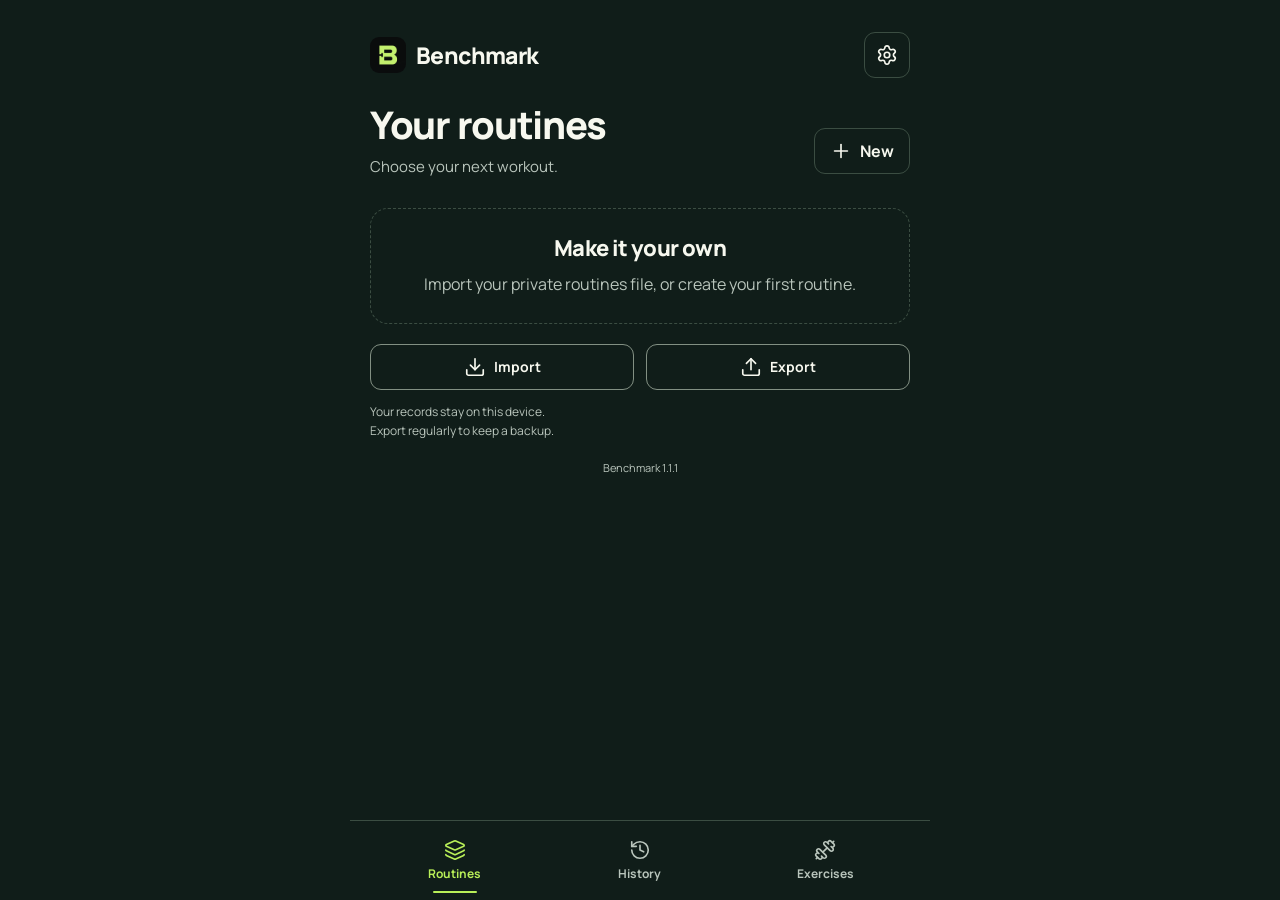
<file: index.html>
<!doctype html>
<html lang="en">
<head>
  <meta charset="utf-8">
  <meta name="viewport" content="width=device-width, initial-scale=1, viewport-fit=cover">
  <meta name="theme-color" content="#101d19">
  <meta name="apple-mobile-web-app-capable" content="yes">
  <meta name="apple-mobile-web-app-status-bar-style" content="black-translucent">
  <meta name="apple-mobile-web-app-title" content="Benchmark">
  <meta name="description" content="Your routines. Your next set. A private, on-device workout log.">
  <meta http-equiv="Content-Security-Policy" content="default-src 'self'; script-src 'self'; style-src 'self'; img-src 'self' data:; connect-src 'self'; worker-src 'self'; object-src 'none'; base-uri 'self'; form-action 'none'">
  <title>Benchmark</title>
  <link rel="manifest" href="./manifest.webmanifest">
  <link rel="apple-touch-icon" sizes="180x180" href="./icons/apple-touch-icon.png">
  <link rel="icon" type="image/png" href="./icons/icon-192.png">
  <link rel="stylesheet" href="./styles.css">
  <script type="module" src="./main.mjs"></script>
</head>
<body>
  <div id="error-banner" role="alert" hidden></div>
  <div id="app"><main><h1>Benchmark</h1><p>Opening your workout log…</p></main></div>
  <dialog id="modal" aria-labelledby="modal-title"></dialog>
  <div id="toast" role="status" aria-live="polite" hidden></div>
  <input id="import-file" type="file" accept=".json,application/json" hidden>
  <noscript>Benchmark needs JavaScript to save and display your workouts.</noscript>
</body>
</html>
</file>
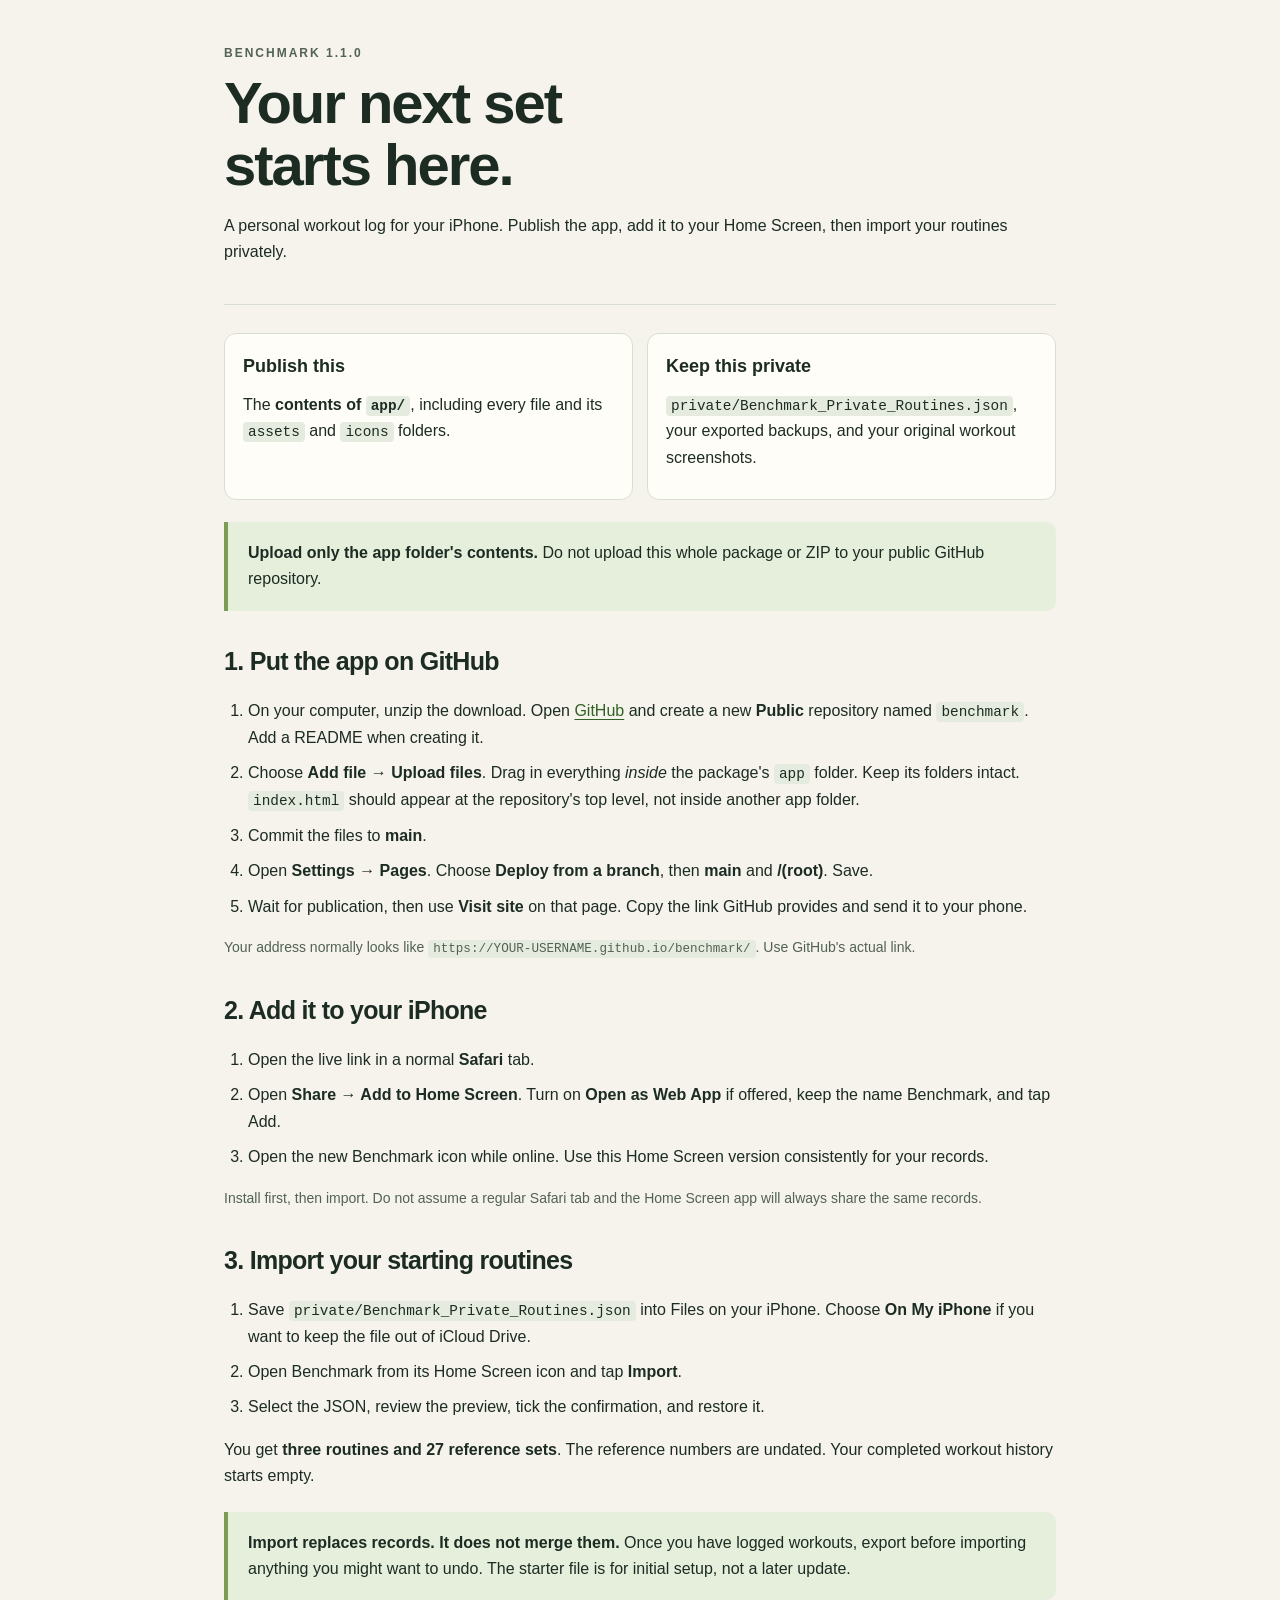
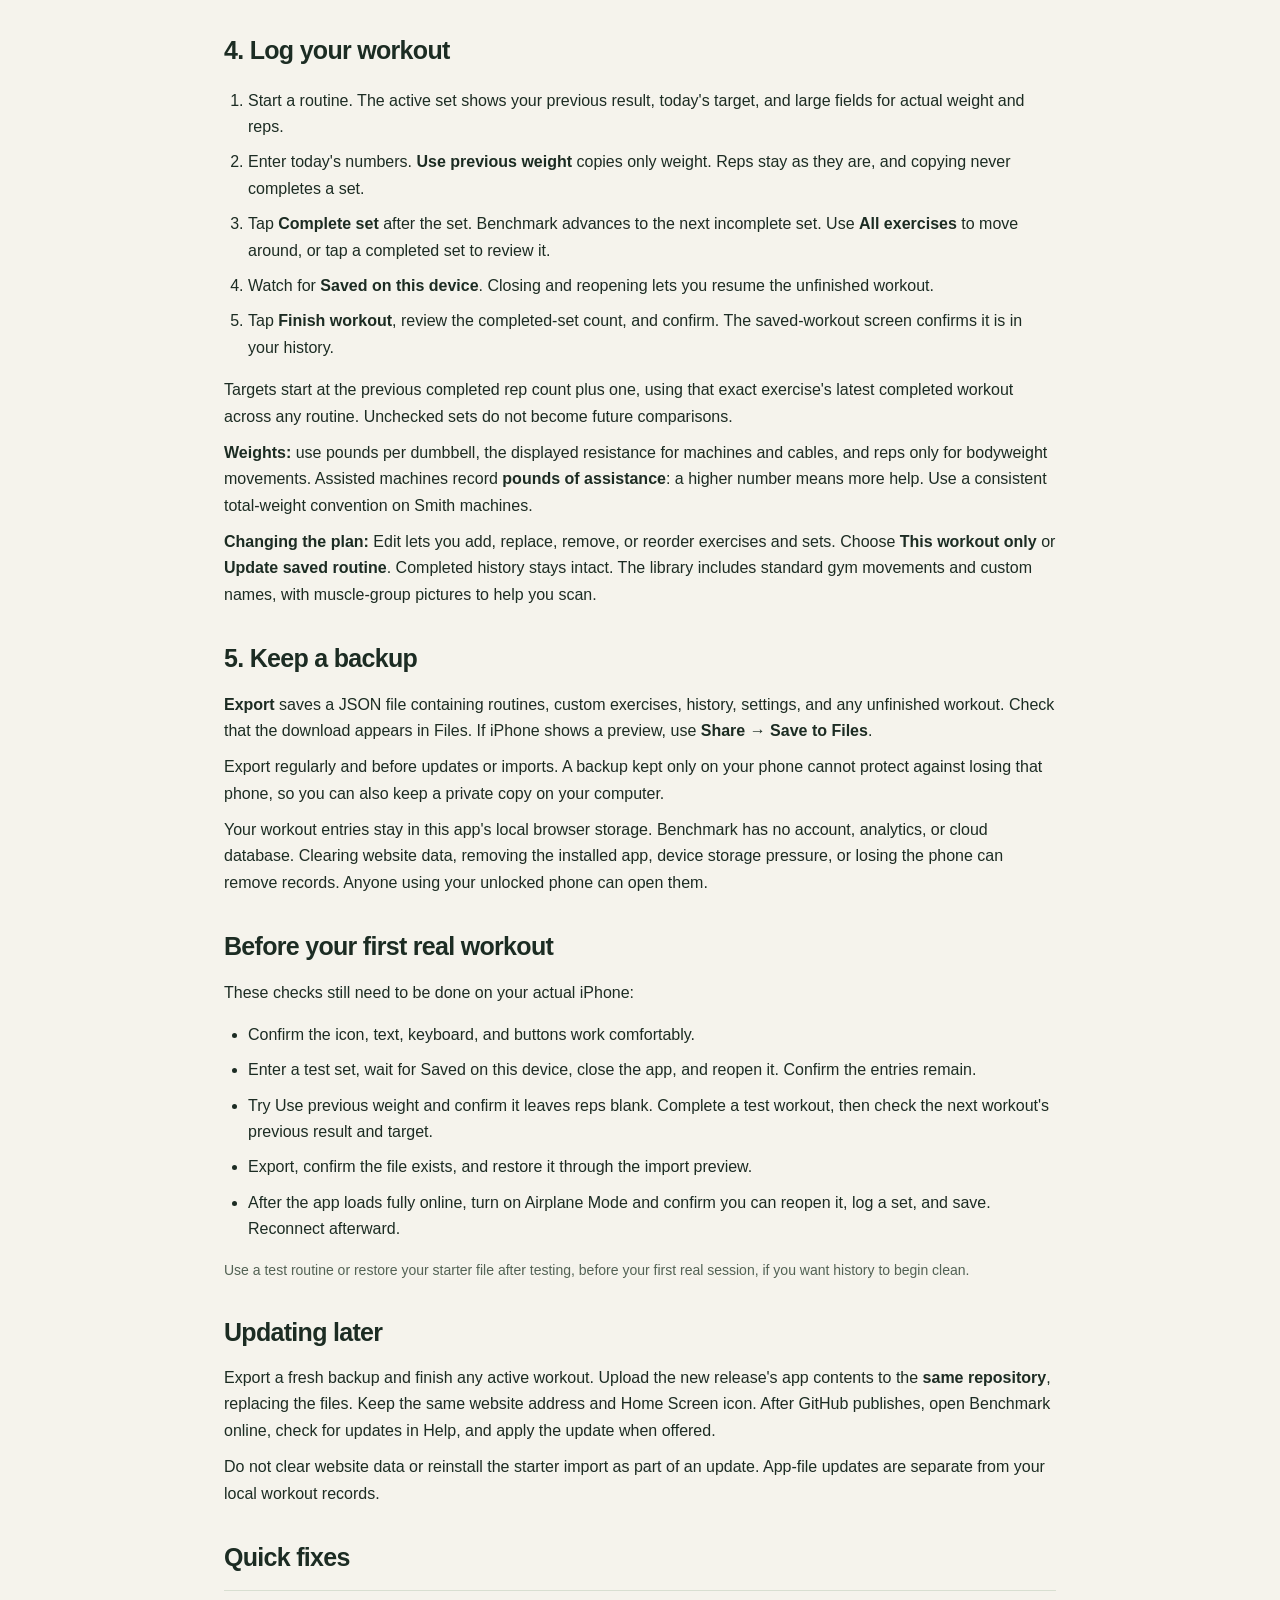
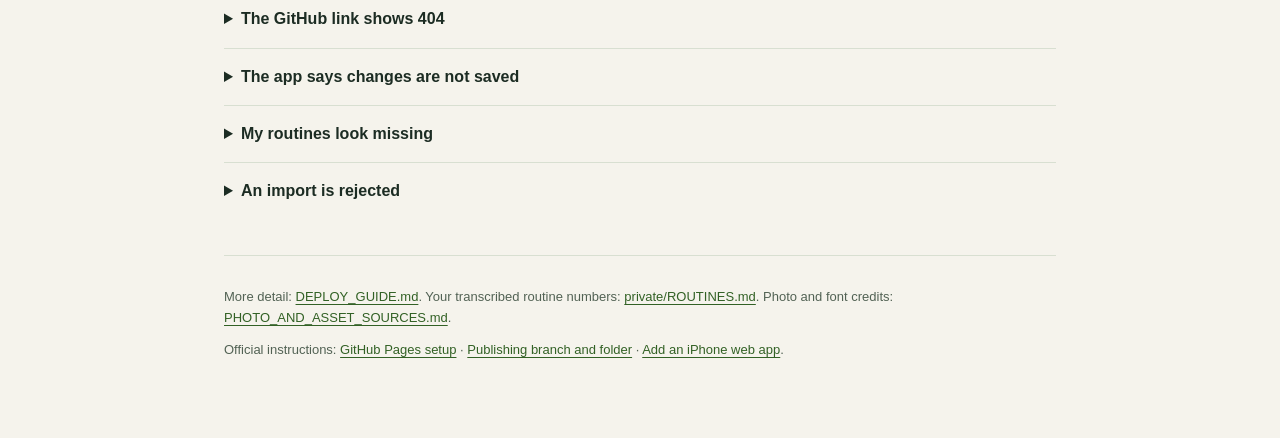
<file: START_HERE.html>
<!doctype html>
<html lang="en"><head><meta charset="utf-8"><meta name="viewport" content="width=device-width,initial-scale=1"><title>Benchmark | Start here</title>
<style>
:root{color-scheme:light;--ink:#1c2c23;--paper:#f5f3ec;--muted:#526254;--line:#d8dfd1;--accent:#b8e078}*{box-sizing:border-box}body{margin:0;background:var(--paper);color:var(--ink);font:16px/1.65 -apple-system,BlinkMacSystemFont,"Segoe UI",sans-serif}main{max-width:880px;margin:auto;padding:44px 24px 70px}header{border-bottom:1px solid var(--line);padding-bottom:28px;margin-bottom:28px}.eyebrow{font-size:12px;font-weight:750;letter-spacing:2px;text-transform:uppercase;color:var(--muted)}h1{font-size:clamp(36px,7vw,58px);letter-spacing:-2px;line-height:1.08;margin:8px 0 16px}h2{font-size:25px;letter-spacing:-.7px;margin:30px 0 12px}h3{font-size:18px;margin:0 0 6px}p{margin:10px 0}a{color:#326125;text-underline-offset:3px}li{margin:9px 0}ol,ul{padding-left:24px}.note{padding:18px 20px;background:#e6eedc;border-left:4px solid #7a9c55;border-radius:0 10px 10px 0;margin:22px 0}.files{display:grid;grid-template-columns:1fr 1fr;gap:14px}.box{border:1px solid var(--line);border-radius:12px;padding:18px;background:#fffdf7}.small{font-size:14px;color:var(--muted)}code{font-family:ui-monospace,SFMono-Regular,monospace;font-size:.9em;background:#e6ebdf;padding:2px 5px;border-radius:4px;overflow-wrap:anywhere}details{border-top:1px solid var(--line);padding:15px 0}summary{font-weight:650;cursor:pointer}footer{margin-top:35px;border-top:1px solid var(--line);padding-top:20px;font-size:13px;color:var(--muted)}@media(max-width:600px){main{padding:28px 18px 50px}.files{grid-template-columns:1fr}h2{font-size:23px}}@media print{body{background:white}main{padding:0}details{break-inside:avoid}.box{break-inside:avoid}a{color:inherit}}
</style></head><body><main>
<header><div class="eyebrow">Benchmark 1.1.0</div><h1>Your next set<br>starts here.</h1><p>A personal workout log for your iPhone. Publish the app, add it to your Home Screen, then import your routines privately.</p></header>
<div class="files"><section class="box"><h3>Publish this</h3><p>The <strong>contents of <code>app/</code></strong>, including every file and its <code>assets</code> and <code>icons</code> folders.</p></section><section class="box"><h3>Keep this private</h3><p><code>private/Benchmark_Private_Routines.json</code>, your exported backups, and your original workout screenshots.</p></section></div>
<div class="note"><strong>Upload only the app folder's contents.</strong> Do not upload this whole package or ZIP to your public GitHub repository.</div>
<section><h2>1. Put the app on GitHub</h2><ol><li>On your computer, unzip the download. Open <a href="https://github.com/">GitHub</a> and create a new <strong>Public</strong> repository named <code>benchmark</code>. Add a README when creating it.</li><li>Choose <strong>Add file → Upload files</strong>. Drag in everything <em>inside</em> the package's <code>app</code> folder. Keep its folders intact. <code>index.html</code> should appear at the repository's top level, not inside another app folder.</li><li>Commit the files to <strong>main</strong>.</li><li>Open <strong>Settings → Pages</strong>. Choose <strong>Deploy from a branch</strong>, then <strong>main</strong> and <strong>/(root)</strong>. Save.</li><li>Wait for publication, then use <strong>Visit site</strong> on that page. Copy the link GitHub provides and send it to your phone.</li></ol><p class="small">Your address normally looks like <code>https://YOUR-USERNAME.github.io/benchmark/</code>. Use GitHub's actual link.</p></section>
<section><h2>2. Add it to your iPhone</h2><ol><li>Open the live link in a normal <strong>Safari</strong> tab.</li><li>Open <strong>Share → Add to Home Screen</strong>. Turn on <strong>Open as Web App</strong> if offered, keep the name Benchmark, and tap Add.</li><li>Open the new Benchmark icon while online. Use this Home Screen version consistently for your records.</li></ol><p class="small">Install first, then import. Do not assume a regular Safari tab and the Home Screen app will always share the same records.</p></section>
<section><h2>3. Import your starting routines</h2><ol><li>Save <code>private/Benchmark_Private_Routines.json</code> into Files on your iPhone. Choose <strong>On My iPhone</strong> if you want to keep the file out of iCloud Drive.</li><li>Open Benchmark from its Home Screen icon and tap <strong>Import</strong>.</li><li>Select the JSON, review the preview, tick the confirmation, and restore it.</li></ol><p>You get <strong>three routines and 27 reference sets</strong>. The reference numbers are undated. Your completed workout history starts empty.</p><div class="note"><strong>Import replaces records. It does not merge them.</strong> Once you have logged workouts, export before importing anything you might want to undo. The starter file is for initial setup, not a later update.</div></section>
<section><h2>4. Log your workout</h2><ol><li>Start a routine. The active set shows your previous result, today's target, and large fields for actual weight and reps.</li><li>Enter today's numbers. <strong>Use previous weight</strong> copies only weight. Reps stay as they are, and copying never completes a set.</li><li>Tap <strong>Complete set</strong> after the set. Benchmark advances to the next incomplete set. Use <strong>All exercises</strong> to move around, or tap a completed set to review it.</li><li>Watch for <strong>Saved on this device</strong>. Closing and reopening lets you resume the unfinished workout.</li><li>Tap <strong>Finish workout</strong>, review the completed-set count, and confirm. The saved-workout screen confirms it is in your history.</li></ol><p>Targets start at the previous completed rep count plus one, using that exact exercise's latest completed workout across any routine. Unchecked sets do not become future comparisons.</p><p><strong>Weights:</strong> use pounds per dumbbell, the displayed resistance for machines and cables, and reps only for bodyweight movements. Assisted machines record <strong>pounds of assistance</strong>: a higher number means more help. Use a consistent total-weight convention on Smith machines.</p><p><strong>Changing the plan:</strong> Edit lets you add, replace, remove, or reorder exercises and sets. Choose <strong>This workout only</strong> or <strong>Update saved routine</strong>. Completed history stays intact. The library includes standard gym movements and custom names, with muscle-group pictures to help you scan.</p></section>
<section><h2>5. Keep a backup</h2><p><strong>Export</strong> saves a JSON file containing routines, custom exercises, history, settings, and any unfinished workout. Check that the download appears in Files. If iPhone shows a preview, use <strong>Share → Save to Files</strong>.</p><p>Export regularly and before updates or imports. A backup kept only on your phone cannot protect against losing that phone, so you can also keep a private copy on your computer.</p><p>Your workout entries stay in this app's local browser storage. Benchmark has no account, analytics, or cloud database. Clearing website data, removing the installed app, device storage pressure, or losing the phone can remove records. Anyone using your unlocked phone can open them.</p></section>
<section><h2>Before your first real workout</h2><p>These checks still need to be done on your actual iPhone:</p><ul><li>Confirm the icon, text, keyboard, and buttons work comfortably.</li><li>Enter a test set, wait for Saved on this device, close the app, and reopen it. Confirm the entries remain.</li><li>Try Use previous weight and confirm it leaves reps blank. Complete a test workout, then check the next workout's previous result and target.</li><li>Export, confirm the file exists, and restore it through the import preview.</li><li>After the app loads fully online, turn on Airplane Mode and confirm you can reopen it, log a set, and save. Reconnect afterward.</li></ul><p class="small">Use a test routine or restore your starter file after testing, before your first real session, if you want history to begin clean.</p></section>
<section><h2>Updating later</h2><p>Export a fresh backup and finish any active workout. Upload the new release's app contents to the <strong>same repository</strong>, replacing the files. Keep the same website address and Home Screen icon. After GitHub publishes, open Benchmark online, check for updates in Help, and apply the update when offered.</p><p>Do not clear website data or reinstall the starter import as part of an update. App-file updates are separate from your local workout records.</p></section>
<section><h2>Quick fixes</h2><details><summary>The GitHub link shows 404</summary><p>Check that <code>index.html</code> is at the repository root, Pages uses main and /(root), and the deployment in Actions succeeded. Publication can take a few minutes.</p></details><details><summary>The app says changes are not saved</summary><p>Keep the app open and export your entries. Follow the visible Retry saving or Reload saved data action. If another app tab has newer records, export this tab before reloading it.</p></details><details><summary>My routines look missing</summary><p>Check you opened the same Home Screen icon and URL used before. Restore your latest backup if needed. Do not reimport the starter over records you want to keep.</p></details><details><summary>An import is rejected</summary><p>Choose a Benchmark JSON export or the included private starter file. Do not choose the ZIP or a screenshot. A rejected file leaves existing records unchanged.</p></details></section>
<footer><p>More detail: <a href="DEPLOY_GUIDE.md">DEPLOY_GUIDE.md</a>. Your transcribed routine numbers: <a href="private/ROUTINES.md">private/ROUTINES.md</a>. Photo and font credits: <a href="PHOTO_AND_ASSET_SOURCES.md">PHOTO_AND_ASSET_SOURCES.md</a>.</p><p>Official instructions: <a href="https://docs.github.com/en/pages/getting-started-with-github-pages/creating-a-github-pages-site">GitHub Pages setup</a> · <a href="https://docs.github.com/en/pages/getting-started-with-github-pages/configuring-a-publishing-source-for-your-github-pages-site">Publishing branch and folder</a> · <a href="https://support.apple.com/guide/iphone/open-as-web-app-iphea86e5236/ios">Add an iPhone web app</a>.</p></footer>
</main></body></html>
</file>
<file: styles.css>
@font-face{font-family:Manrope;src:url('./assets/manrope-400.ttf');font-weight:400;font-display:swap}
@font-face{font-family:Manrope;src:url('./assets/manrope-500.ttf');font-weight:500;font-display:swap}
@font-face{font-family:Manrope;src:url('./assets/manrope-600.ttf');font-weight:600;font-display:swap}
@font-face{font-family:Manrope;src:url('./assets/manrope-700.ttf');font-weight:700;font-display:swap}
@font-face{font-family:Manrope;src:url('./assets/manrope-800.ttf');font-weight:800;font-display:swap}
:root{color-scheme:dark;--bg:#101d19;--surface:#1b3027;--soft:#20392e;--line:#3b4d42;--text:#f7f8ef;--muted:#b9c5bc;--accent:#b9ef58;--ink:#132004;--radius:18px;font:16px Manrope,-apple-system,BlinkMacSystemFont,'Segoe UI',sans-serif;background:var(--bg);color:var(--text)}
*{box-sizing:border-box}body{margin:0;background:var(--bg)}button,input,select{font:inherit}button,a,input,select{-webkit-tap-highlight-color:transparent}button{cursor:pointer;touch-action:manipulation;min-height:46px;border:1px solid var(--line);border-radius:11px;padding:11px 15px;background:transparent;color:var(--text);font-weight:700;display:inline-flex;align-items:center;justify-content:center;gap:8px;line-height:1.3}button:active{transform:translateY(1px);filter:brightness(1.08)}button:disabled{opacity:.4;cursor:default}button.primary{background:var(--accent);color:var(--ink);border-color:var(--accent);font-weight:800}button.plain{background:transparent;border-color:transparent}button.icon{width:46px;flex-shrink:0;padding:10px}button:focus-visible,a:focus-visible,input:focus-visible,select:focus-visible,summary:focus-visible{outline:2px solid var(--accent);outline-offset:3px}svg{width:22px;height:22px;flex-shrink:0;stroke:currentColor;stroke-width:1.8;fill:none;stroke-linecap:round;stroke-linejoin:round}h1,h2,h3,p{margin:0}h1{font-size:34px;letter-spacing:-1.3px;line-height:1.15;font-weight:800;overflow-wrap:anywhere}h2{font-size:22px;letter-spacing:-.6px;line-height:1.25;font-weight:800}h3{font-size:17px;line-height:1.35;font-weight:800}p{line-height:1.55}small,.meta{font-size:13px;line-height:1.5;color:var(--muted)}.muted{color:var(--muted)}.accent{color:var(--accent)}.row{display:flex;align-items:center;gap:10px}.between{justify-content:space-between}.wrap{flex-wrap:wrap}.stack{display:grid;gap:14px}.grow{flex:1;min-width:0}.full{width:100%}.space{margin-top:24px}.small-space{margin-top:12px}.hidden,[hidden]{display:none!important}
main{max-width:580px;margin:0 auto;padding:24px 20px calc(100px + env(safe-area-inset-bottom));padding-top:max(24px,env(safe-area-inset-top))}.brand{display:flex;align-items:center;gap:10px;font-size:23px;font-weight:800;letter-spacing:-.6px;margin-bottom:25px}.brand img{width:36px;height:36px;border-radius:9px}.brand button{margin-left:auto}.home-heading{display:flex;align-items:center;justify-content:space-between;gap:12px;margin-bottom:8px}.home-heading h1{font-size:34px}.home-heading button{flex-shrink:0}.intro{margin:8px 0 22px;color:var(--muted);font-size:15px}
.featured-routine{border:1px solid var(--line);background:var(--surface);border-radius:var(--radius);overflow:hidden;margin:20px 0 12px}.routine-photo{position:relative;overflow:hidden;width:100%;aspect-ratio:1.64;background:#24362b}.routine-photo img{position:absolute;max-width:none;width:228.6%;height:auto;left:-10.7%;top:-56%;display:block}.featured-content{padding:17px 16px 16px}.featured-content h2{font-size:29px;letter-spacing:-.8px}.featured-content .meta{font-size:14px;margin-top:5px}.featured-content .actions{display:flex;gap:10px;margin-top:16px}.featured-content .actions .primary{flex:1;min-height:52px;justify-content:space-between;padding:12px 18px;font-size:17px}.featured-content .actions .primary svg{order:2}.routine-list{margin-top:4px}.routine-compact{display:flex;align-items:center;gap:14px;padding:18px 2px;border-bottom:1px solid var(--line)}.routine-compact h2{font-size:20px}.routine-compact .meta{margin-top:6px}.routine-compact .actions{display:flex;gap:5px;align-items:center}.routine-compact .actions .primary{min-height:44px;padding:10px 16px}.routine-compact .actions button:not(.primary){width:36px;padding:8px;min-height:44px;border:0}.routine-compact .actions .primary svg{display:none}.backup-section{margin-top:20px}.backup-actions{display:grid;grid-template-columns:1fr 1fr;gap:12px;margin:16px 0 10px}.backup-actions button{min-height:44px;font-size:14px;border-color:#829083}.resume{border:1px solid var(--accent);padding:18px;border-radius:var(--radius);margin:20px 0;background:var(--surface)}.empty{padding:26px 20px;border:1px dashed var(--line);border-radius:var(--radius);text-align:center}.empty p{margin-top:10px;color:var(--muted)}.empty button{margin-top:20px}.footnote{font-size:12px;line-height:1.6;color:var(--muted);margin-top:12px}.version{font-size:11px;color:var(--muted);margin-top:18px;text-align:center}
.nav{position:fixed;bottom:0;left:50%;transform:translateX(-50%);z-index:5;display:flex;width:100%;max-width:580px;background:var(--bg);border-top:1px solid var(--line);padding:7px 12px calc(7px + env(safe-area-inset-bottom))}.nav button{flex:1;flex-direction:column;font-size:12px;gap:5px;border:0;background:transparent;min-height:58px;color:var(--muted);border-radius:0;position:relative}.nav button.selected{color:var(--accent)}.nav button.selected::after{content:'';position:absolute;bottom:0;width:44px;height:2px;background:var(--accent);border-radius:2px}.topbar{display:flex;justify-content:space-between;align-items:center;gap:10px;margin:-4px -8px 20px}.topbar button{font-size:14px}.save-status{font-size:12px;color:var(--muted);margin-top:9px;min-height:19px}.save-problem{color:#ffd5a2;font-weight:700}
.workout-header h1{font-size:28px;letter-spacing:-.9px}.workout-header .topbar{margin-bottom:16px}.workout-progress{margin:20px 0 24px;font-size:13px;color:var(--muted)}progress{appearance:none;width:100%;height:6px;border:0;border-radius:9px;background:#35443b;display:block;margin:0 0 9px;overflow:hidden}progress::-webkit-progress-bar{background:#35443b}progress::-webkit-progress-value{background:var(--accent);border-radius:9px}progress::-moz-progress-bar{background:var(--accent)}.active-exercise{border-top:1px solid var(--line);padding-top:20px}.active-exercise .exercise-head{padding:0 0 15px}.active-exercise .exercise-head h2{font-size:23px}.exercise-head .meta{margin-top:6px}.set-summary{width:100%;display:flex;align-items:center;justify-content:space-between;text-align:left;gap:10px;border:0;border-bottom:1px solid var(--line);border-radius:0;padding:15px 10px;background:transparent;min-height:58px;font-weight:600}.set-summary.completed{color:var(--muted)}.set-summary.completed svg{color:var(--accent)}.set-summary .set-label{color:var(--muted);font-size:13px;min-width:36px}.set-summary strong{font-size:16px}.set-summary.selected{border-color:var(--accent)}.active-set{background:var(--surface);border:1px solid #4b624e;border-radius:var(--radius);padding:18px 15px;margin-top:12px}.active-set h3{font-size:14px;letter-spacing:1.2px;text-transform:uppercase}.active-set .set-reference{display:flex;justify-content:space-between;align-items:baseline;gap:10px;flex-wrap:wrap;font-size:13px;color:var(--muted);padding:9px 0 15px;margin-bottom:14px;border-bottom:1px solid var(--line)}.set-reference .target{color:var(--accent)}.today-fields{display:grid;grid-template-columns:1fr 1fr;gap:12px}.today-fields label{display:grid;gap:6px;color:var(--muted);font-size:13px}.today-fields input{font-size:30px;font-weight:800;height:70px;padding:12px;text-align:left;font-variant-numeric:tabular-nums;border-color:#7f9182;background:#15251d;color:var(--text)}.today-fields .bodyweight-label{border:1px solid #7f9182;border-radius:9px;height:70px;display:flex;align-items:center;padding:12px;font-size:22px;font-weight:800}.today-label,.today-heading{font-size:12px;font-weight:800;letter-spacing:1px;text-transform:uppercase;margin:0 0 10px;color:var(--text)}.weight-copy{margin-top:12px;padding:5px 0;min-height:44px;color:var(--accent);border:0;border-radius:0;background:transparent;text-decoration:underline;text-underline-offset:5px;font-size:13px}.exercise-footer{display:flex;gap:10px;padding:12px 0}.exercise-footer button{flex:1;font-size:13px;padding:9px 7px;min-height:44px;border-color:transparent;justify-content:flex-start}.up-next{padding:16px 0;border-top:1px solid var(--line);margin-top:8px}.up-next .eyebrow{display:block;font-size:11px;letter-spacing:1.8px;font-weight:800;color:var(--muted);margin-bottom:8px}.up-next h3{font-size:18px}.up-next .meta{margin-top:4px}.up-next button{width:100%;text-align:left;justify-content:space-between;border:0;padding:0;min-height:48px}.workout-outline{border-top:1px solid var(--line);margin:16px 0 24px;padding-top:14px}.workout-outline summary{cursor:pointer;min-height:44px;color:var(--muted);font-size:14px;padding:10px 0}.workout-outline button{display:flex;width:100%;justify-content:space-between;text-align:left;border:0;border-bottom:1px solid var(--line);border-radius:0;padding:13px 0;min-height:54px}.workout-outline small{font-size:11px}.workout-dock{position:sticky;bottom:0;z-index:4;background:var(--bg);padding:16px 0 calc(12px + env(safe-area-inset-bottom));display:grid;gap:6px;margin-top:20px;border-top:1px solid var(--line)}.workout-dock .primary{min-height:54px;font-size:17px}.workout-dock .plain{font-size:13px;color:var(--muted)}
.completion-screen .brand{margin-bottom:24px}.completion-check{width:58px;height:58px;border-radius:50%;display:flex;align-items:center;justify-content:center;background:var(--accent);color:var(--ink);margin:24px auto 17px}.completion-check svg{height:32px;width:32px;stroke-width:2.8}.completion-screen>h1,.completion-screen>.save-status{text-align:center}.completion-screen h1{font-size:34px}.completion-summary{border:1px solid var(--line);border-radius:var(--radius);background:var(--surface);padding:18px 20px;margin:26px 0}.completion-summary h2{font-size:26px}.completion-summary p{color:var(--muted);margin-top:7px}.debrief-card{border-top:1px solid var(--line);padding-top:17px;margin-top:20px}.debrief-card h2,.debrief-card .eyebrow{font-size:13px;letter-spacing:1.5px;font-weight:800;margin:0 0 15px}.debrief-card img{width:100%;aspect-ratio:1.68;object-fit:cover;object-position:center;border-radius:13px;display:block}.debrief-card p{font-size:14px;margin:14px 0;color:var(--muted)}.debrief-card button{width:100%;min-height:49px;border-color:#8d9d90}.completion-screen>.primary,.completion-screen .completion-actions .primary{width:100%;margin-top:24px;min-height:54px;font-size:17px}
.search{width:100%;margin:16px 0 12px}input,select{border:1px solid #607666;background:#12241a;border-radius:10px;color:var(--text);padding:12px;width:100%;min-height:46px;font-size:16px}input::placeholder{color:#91a393;opacity:1}input[aria-invalid=true]{outline:2px solid #f4bf75}.filter-chips{display:flex;gap:8px;overflow-x:auto;padding:3px 0 10px;scrollbar-width:none}.filter-chips::-webkit-scrollbar{display:none}.filter-chip{min-height:38px;white-space:nowrap;padding:7px 14px;border-color:#617468;font-weight:600;font-size:13px}.filter-chip.selected{background:var(--accent);border-color:var(--accent);color:var(--ink);font-weight:800}.exercise-list{margin:6px 0 16px}.exercise-choice{display:flex;align-items:center;gap:12px;width:100%;border:0;border-bottom:1px solid var(--line);border-radius:0;padding:12px 0;background:transparent;min-height:84px;text-align:left;font-weight:600;justify-content:flex-start}.muscle-thumb{width:54px;height:62px;object-fit:cover;flex-shrink:0;border-radius:8px;border:1px solid #3c5143}.choice-copy{flex:1;min-width:0}.choice-copy strong{display:block;font-weight:800;font-size:15px;line-height:1.35}.choice-copy small{display:block;margin-top:5px;font-size:12px}.add-mark{display:flex;align-items:center;justify-content:center;width:42px;height:42px;border:1px solid #839a88;border-radius:50%;flex-shrink:0}.add-mark svg{width:22px;height:22px}.library-row{display:flex;align-items:center;gap:6px;border-bottom:1px solid var(--line)}.library-row .exercise-choice{border:0;min-width:0;flex:1}.library-row>button{flex-shrink:0;font-size:11px;padding:8px;min-height:44px;border:0}.library-row .add-mark{border:0;width:24px}.library-item{width:100%;text-align:left;justify-content:space-between;padding:14px 2px;border:0;border-radius:0;border-bottom:1px solid var(--line);background:transparent;min-height:68px;font-weight:500}.library-item span{min-width:0}.library-item strong{display:block;font-size:15px}.library-item small{display:block;margin-top:4px}
label.field{display:grid;gap:7px;font-size:14px;margin-top:16px}label.field small{font-size:12px}.notice{border-left:3px solid var(--accent);padding:10px 14px;background:var(--surface);font-size:13px;line-height:1.6;margin:16px 0}.editor-block{border:1px solid var(--line);background:var(--surface);border-radius:var(--radius);padding:15px;margin-top:16px}.editor-block h2{font-size:19px}.editor-controls{display:flex;flex-wrap:wrap;gap:6px;margin:12px 0}.editor-controls button{font-size:12px;padding:8px 10px;min-height:44px}.editor-controls .icon{width:44px}.target-row{display:grid;grid-template-columns:1fr 70px 44px;gap:8px;align-items:center;margin-top:9px}.target-row label{font-size:13px}.target-row .editor-controls{margin:6px 0}.editor-save{position:sticky;bottom:0;padding:16px 0 calc(12px + env(safe-area-inset-bottom));background:var(--bg);display:grid;gap:10px;border-top:1px solid var(--line);margin-top:22px}
.history-item{width:100%;padding:18px 0;border:0;border-bottom:1px solid var(--line);border-radius:0;background:transparent;display:block;text-align:left}.history-item .meta{margin-top:6px}.history-table{width:100%;border-collapse:collapse;margin-top:12px;font-size:14px;font-variant-numeric:tabular-nums}.history-table th{text-align:left;color:var(--muted);font-size:11px;font-weight:500}.history-table th,.history-table td{padding:10px 6px;border-bottom:1px solid var(--line)}.history-table td:last-child{text-align:right}.session-date{font-weight:700;margin:24px 0 10px}.exercise{background:var(--surface);border:1px solid var(--line);border-radius:var(--radius);overflow:hidden}.exercise-head{padding:18px 14px}.exercise-head p{margin-top:5px}
dialog{width:calc(100% - 24px);max-width:520px;max-height:88dvh;overflow:auto;overscroll-behavior:contain;background:var(--bg);color:var(--text);border:1px solid #506953;border-radius:20px;padding:22px;margin:auto}dialog::backdrop{background:#000b}dialog h2{font-size:25px;margin-bottom:12px}dialog .modal-actions{display:grid;gap:10px;margin-top:22px}dialog p{color:var(--muted);font-size:14px}dialog .exercise-choice{min-height:80px}dialog .muscle-thumb{width:46px;height:54px}dialog .choice-copy strong{font-size:14px}.confirm-label{display:flex;gap:12px;align-items:flex-start;font-size:13px;line-height:1.6;margin-top:20px}.confirm-label input{width:22px;min-height:22px;flex-shrink:0;accent-color:var(--accent);margin-top:2px}.summary-grid{display:grid;grid-template-columns:1fr 1fr;gap:12px;margin:18px 0}.summary-grid div{border:1px solid var(--line);padding:14px;border-radius:12px}.summary-grid strong{display:block;font-size:25px}.summary-grid small{display:block}
#toast{position:fixed;left:50%;transform:translateX(-50%);bottom:calc(95px + env(safe-area-inset-bottom));max-width:calc(100% - 28px);width:max-content;background:var(--accent);color:var(--ink);padding:12px 17px;border-radius:12px;box-shadow:0 8px 30px #0005;z-index:20;font-size:13px;line-height:1.5;pointer-events:none}#error-banner{position:sticky;top:0;z-index:30;border-bottom:2px solid #f4bf75;background:var(--soft);padding:12px 20px;font-size:13px;line-height:1.6}#error-banner button{margin:8px 8px 0 0}.update-row{margin:15px 0;padding:14px;border:1px solid var(--accent);border-radius:12px}.update-row button{margin-top:10px}a{color:var(--accent)}
@media(min-width:600px){main{padding-top:32px}.routine-photo{aspect-ratio:1.9}.routine-photo img{top:-66%}.featured-content h2{font-size:32px}.home-heading h1{font-size:38px}.completion-screen h1{font-size:38px}.debrief-card img{aspect-ratio:1.9}.today-fields input{font-size:34px;height:80px}}
@media(max-width:359px){main{padding-left:14px;padding-right:14px}.brand{font-size:21px}.home-heading h1,h1{font-size:29px}.routine-compact h2{font-size:17px}.routine-compact{gap:8px}.routine-compact .actions{gap:0}.routine-compact .actions .primary{padding:10px 12px}.choice-copy strong{font-size:14px}.muscle-thumb{width:46px;height:54px}.exercise-choice{gap:9px}.active-set{padding:15px 12px}.today-fields{gap:9px}.today-fields input{font-size:28px}.completion-screen h1{font-size:30px}}
@media(prefers-reduced-motion:reduce){*{scroll-behavior:auto!important;transition:none!important}}
/* Component alignment and thumb-reachable workout controls. */
.feature-title-row{display:flex;align-items:center;gap:10px;justify-content:space-between}.feature-title-row .icon{border:0;width:40px;padding:8px;margin-right:-8px}.start-workout{margin-top:17px;min-height:53px;justify-content:space-between;padding:12px 18px;font-size:17px}.routine-actions{display:flex;gap:5px;align-items:center}.routine-actions .primary{min-height:44px;padding:10px 16px}.routine-actions .icon{width:36px;padding:8px;border:0}.eyebrow{font-size:11px;letter-spacing:1.5px;font-weight:800;text-transform:uppercase;color:var(--muted)}.has-active-workout .eyebrow{color:var(--accent);margin-bottom:8px}.active-set-heading{display:flex;justify-content:space-between;gap:8px;align-items:center}.active-set-status{font-size:11px;color:var(--muted)}.active-set.completed .active-set-status{color:var(--accent)}.set-number{font-size:13px;min-width:22px;color:var(--muted)}.set-summary-value{flex:1;font-size:14px}.set-summary-state{font-size:11px;color:var(--accent)}.add-set{font-size:13px;color:var(--muted);margin-top:5px}.bodyweight-field{display:grid;gap:6px;color:var(--muted);font-size:13px}.bodyweight-field strong{border:1px solid #7f9182;border-radius:10px;min-height:70px;display:flex;align-items:center;padding:12px;font-size:18px;color:var(--text)}.up-next{display:grid;width:100%;grid-template-columns:1fr auto;text-align:left;justify-content:stretch;border:0;border-top:1px solid var(--line);border-radius:0;gap:6px;min-height:88px}.up-next .eyebrow{grid-column:1/-1;margin:0}.up-next strong{font-size:17px}.up-next .meta{margin:0}.workout-end{display:flex;align-items:center;justify-content:space-between;gap:4px}.workout-end .plain{font-size:12px;padding:8px}.workout-end [data-action="discard-workout"]{color:var(--muted)}.workout-outline{margin-bottom:10px}.outline-exercise{margin-top:13px}.outline-exercise h3{font-size:14px}.outline-set span:nth-child(2){flex:1;text-align:right;font-size:12px}.outline-set.completed svg{color:var(--accent)}.workout-dock{position:fixed;left:50%;transform:translateX(-50%);bottom:0;width:100%;max-width:580px;padding:12px 20px calc(10px + env(safe-area-inset-bottom));margin:0;box-shadow:0 -12px 24px #101d19d9}.workout-dock .plain{min-height:36px;padding:6px}.all-done-note{text-align:center;color:var(--accent);font-size:12px}.workout-dock:has(.all-done-note){gap:8px}[data-view="workout"] main{padding-bottom:calc(155px + env(safe-area-inset-bottom))}.active-set{scroll-margin-top:12px;scroll-margin-bottom:145px}.completion-heading{text-align:center}.completion-screen .brand button{margin-left:-8px;margin-right:0}.completion-screen .brand img{display:none}.completion-actions{display:grid;gap:14px;margin-top:20px}.completion-screen .completion-actions .primary{margin-top:0}.completion-actions>button{min-height:50px}.library-heading{display:flex;align-items:center;justify-content:space-between;gap:10px}.library-heading button{flex-shrink:0;font-size:13px}.filter-chip{min-height:44px}.exercise-picker{padding-top:22px}.exercise-picker .modal-actions{position:sticky;bottom:-22px;background:var(--bg);padding:12px 0 6px;border-top:1px solid var(--line);gap:5px}.exercise-picker .modal-actions button:last-child{min-height:40px;border:0;color:var(--muted)}
@media(max-width:359px){.routine-actions{gap:0}.routine-actions .primary{padding:10px 12px}.workout-dock{padding-left:14px;padding-right:14px}.home-heading h1{font-size:28px}}
.routine-actions .icon,.feature-title-row .icon{width:44px;min-height:44px}.workout-dock .plain{min-height:44px}

.restore-error{border-color:#f4bf75;color:#ffd5a2}
</file>
